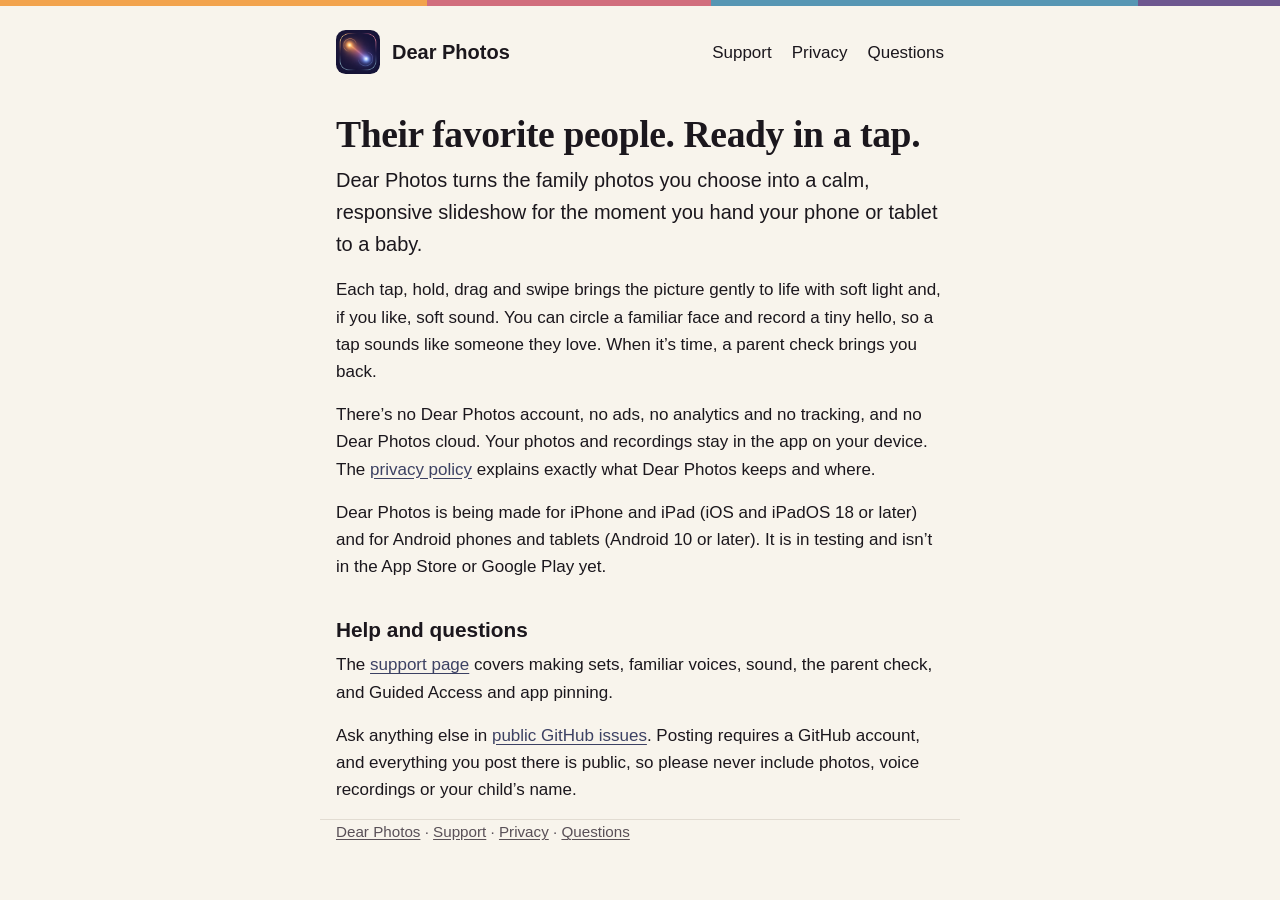
<file: index.html>
<!doctype html>
<html lang="en">
<head>
<meta charset="utf-8">
<meta name="viewport" content="width=device-width, initial-scale=1">
<meta name="color-scheme" content="light dark">
<title>Dear Photos</title>
<meta name="description" content="Dear Photos turns the family photos you choose into a calm, responsive slideshow for the moment you hand your phone or tablet to a baby.">
<link rel="canonical" href="https://danbretl.github.io/dear-photos-support/">
<link rel="icon" type="image/png" href="assets/icon.png">
<link rel="stylesheet" href="assets/site.css">
</head>
<body>
<a class="skip-link" href="#main">Skip to content</a>
<div class="lights" aria-hidden="true"><span></span><span></span><span></span><span></span></div>
<header class="site-header wrap"><a class="brand" href="./" aria-current="page"><img src="assets/icon.png" width="44" height="44" alt=""><span>Dear Photos</span></a><nav aria-label="Main"><a href="support/">Support</a><a href="privacy/">Privacy</a><a href="https://github.com/danbretl/dear-photos-support/issues">Questions</a></nav></header>
<main id="main" class="wrap" tabindex="-1">
<h1>Their favorite people. Ready in a tap.</h1>
<p class="lede">Dear Photos turns the family photos you choose into a calm, responsive slideshow for the moment you hand your phone or tablet to a baby.</p>
<p>Each tap, hold, drag and swipe brings the picture gently to life with soft light and, if you like, soft sound. You can circle a familiar face and record a tiny hello, so a tap sounds like someone they love. When it’s time, a parent check brings you back.</p>
<p>There’s no Dear Photos account, no ads, no analytics and no tracking, and no Dear Photos cloud. Your photos and recordings stay in the app on your device. The <a href="privacy/">privacy policy</a> explains exactly what Dear Photos keeps and where.</p>
<p>Dear Photos is being made for iPhone and iPad (iOS and iPadOS 18 or later) and for Android phones and tablets (Android 10 or later). It is in testing and isn’t in the App Store or Google Play yet.</p>
<h2 id="help">Help and questions</h2>
<p>The <a href="support/">support page</a> covers making sets, familiar voices, sound, the parent check, and Guided Access and app pinning.</p>
<p>Ask anything else in <a href="https://github.com/danbretl/dear-photos-support/issues">public GitHub issues</a>. Posting requires a GitHub account, and everything you post there is public, so please never include photos, voice recordings or your child’s name.</p>
</main>
<footer class="wrap"><a href="./">Dear Photos</a> · <a href="support/">Support</a> · <a href="privacy/">Privacy</a> · <a href="https://github.com/danbretl/dear-photos-support/issues">Questions</a></footer>
</body>
</html>
</file>
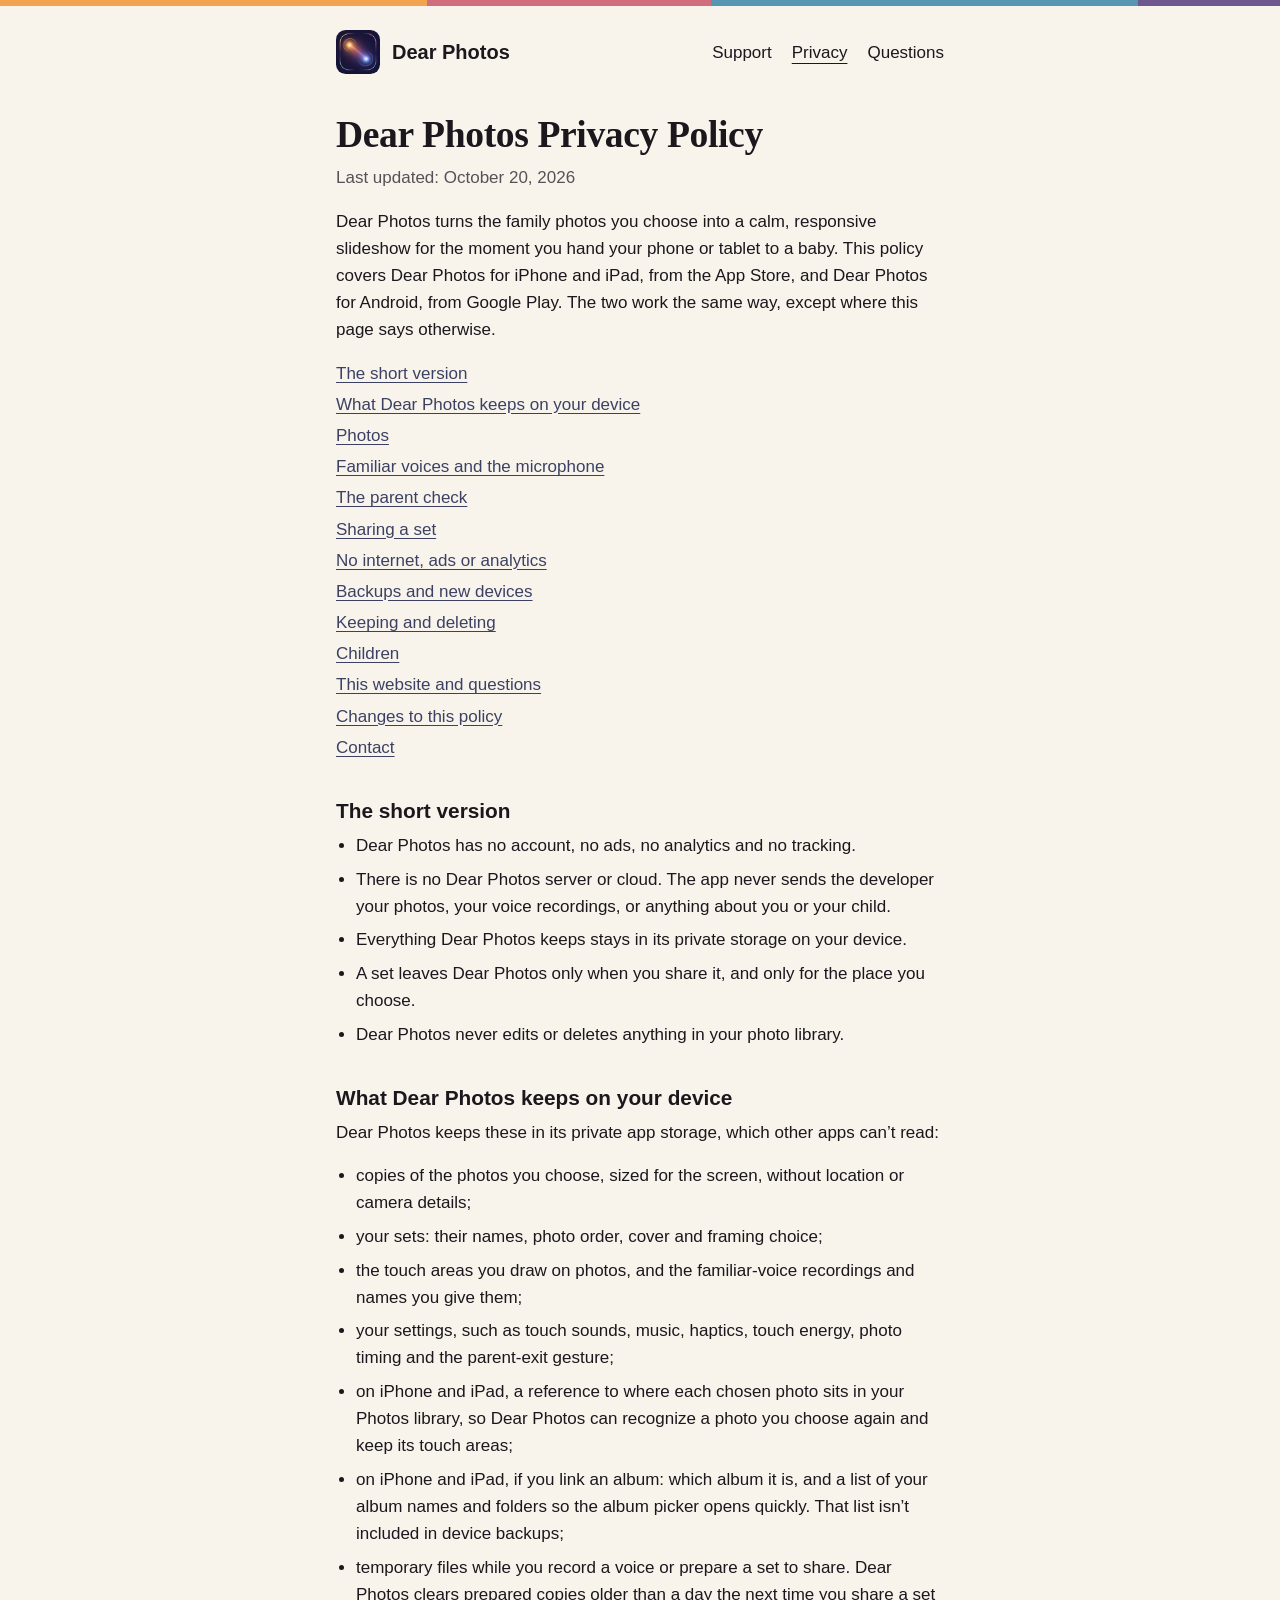
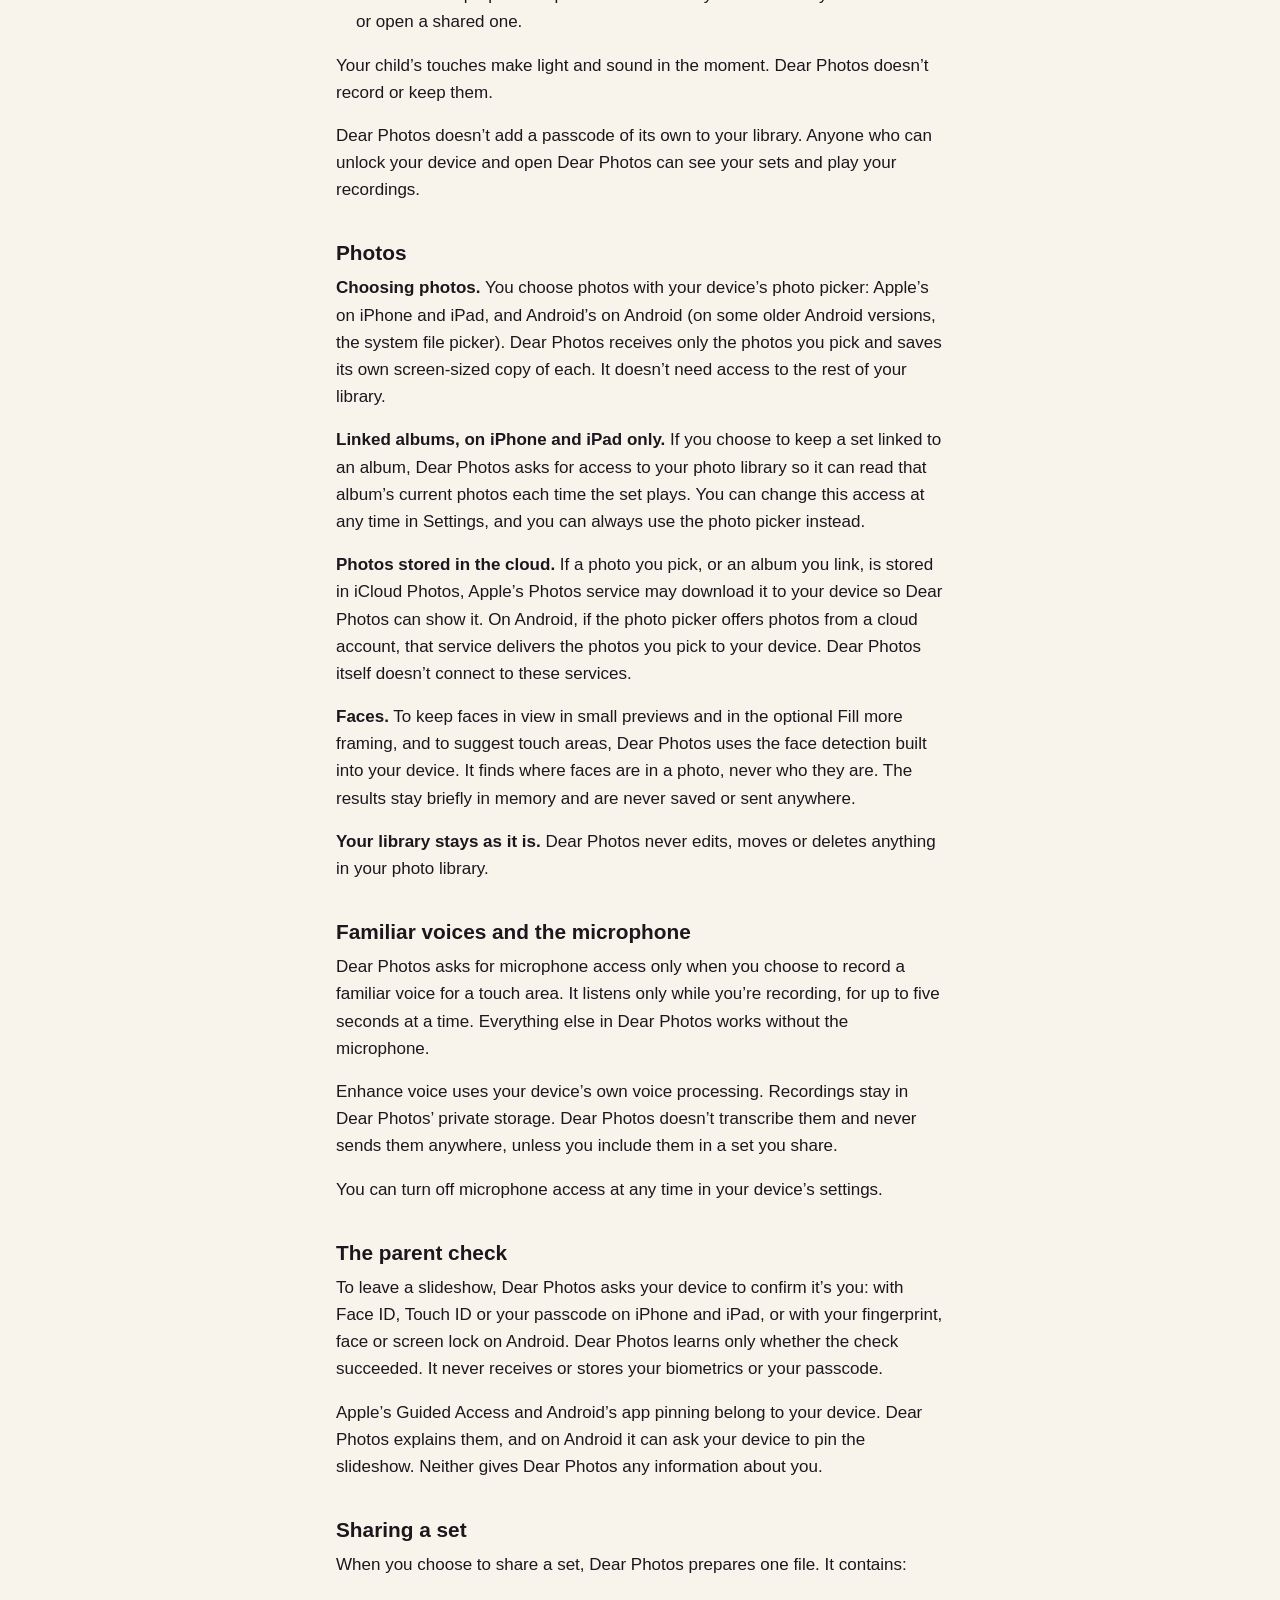
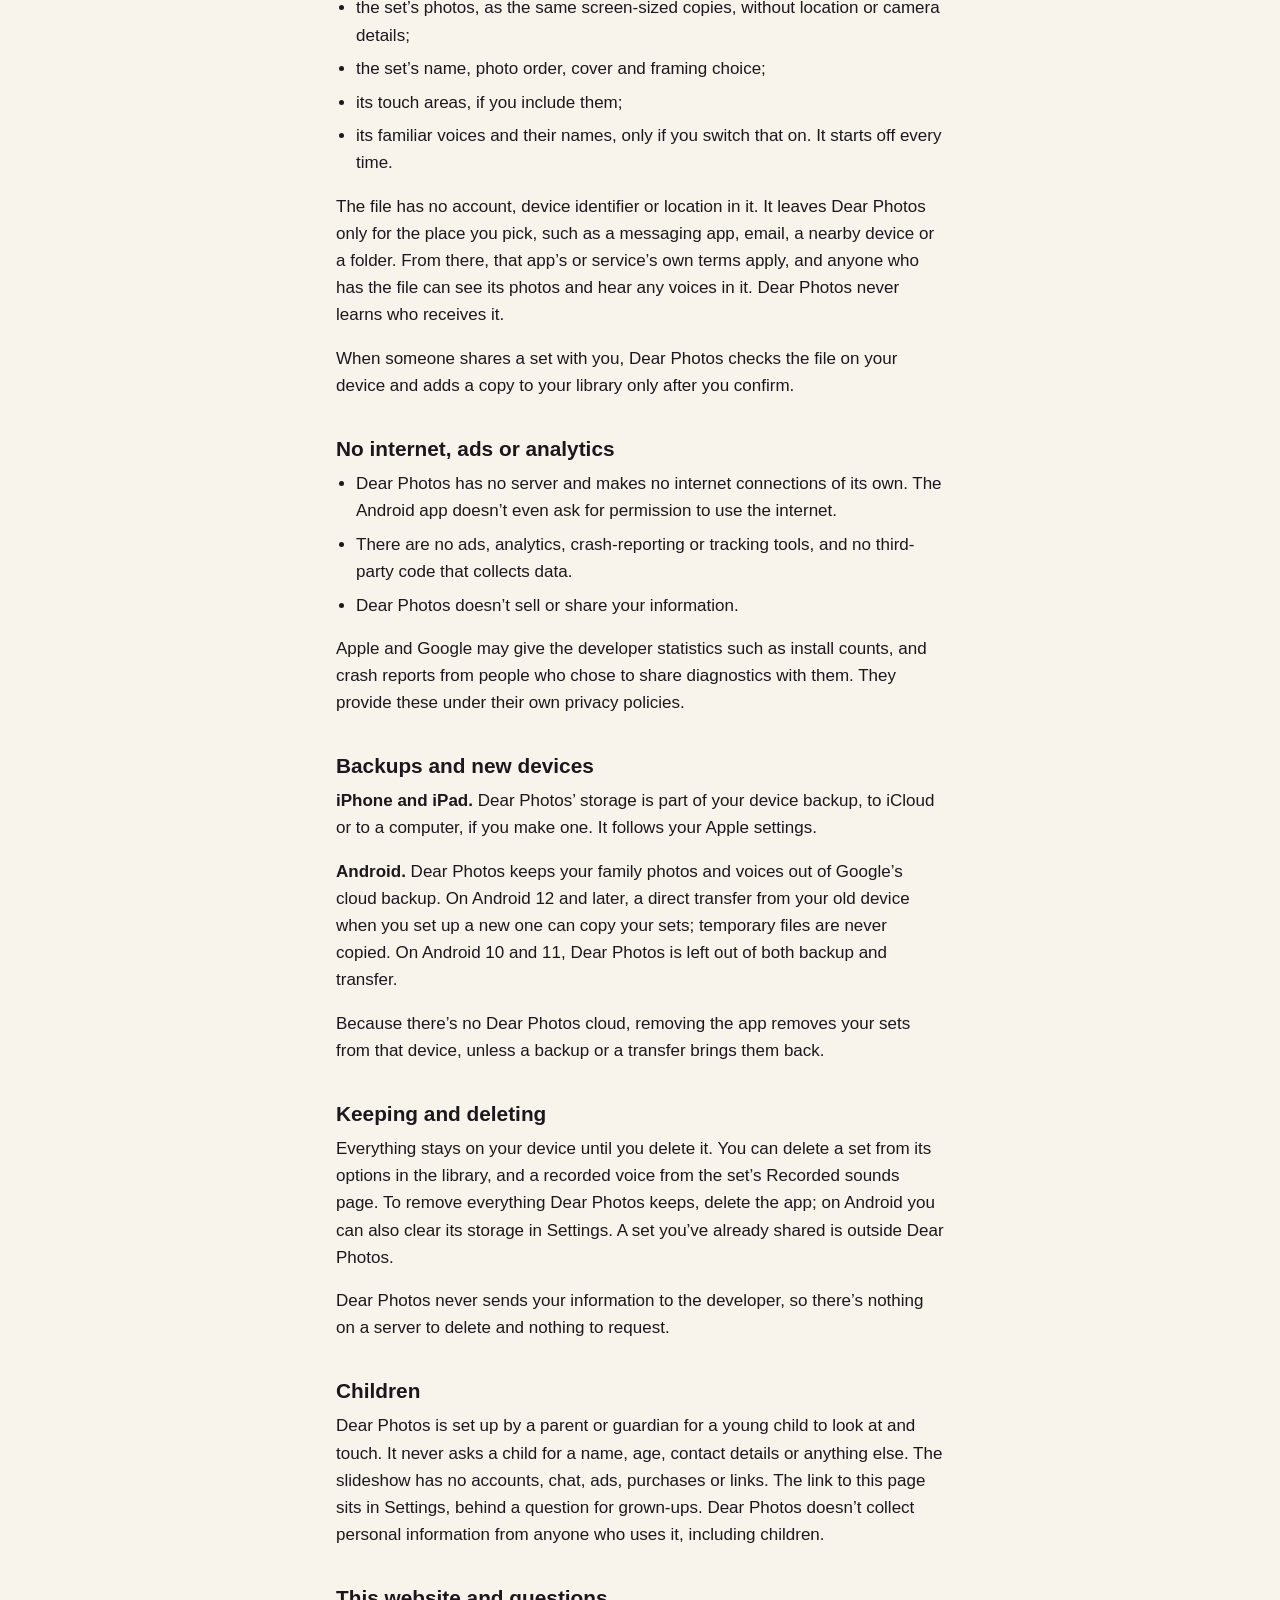
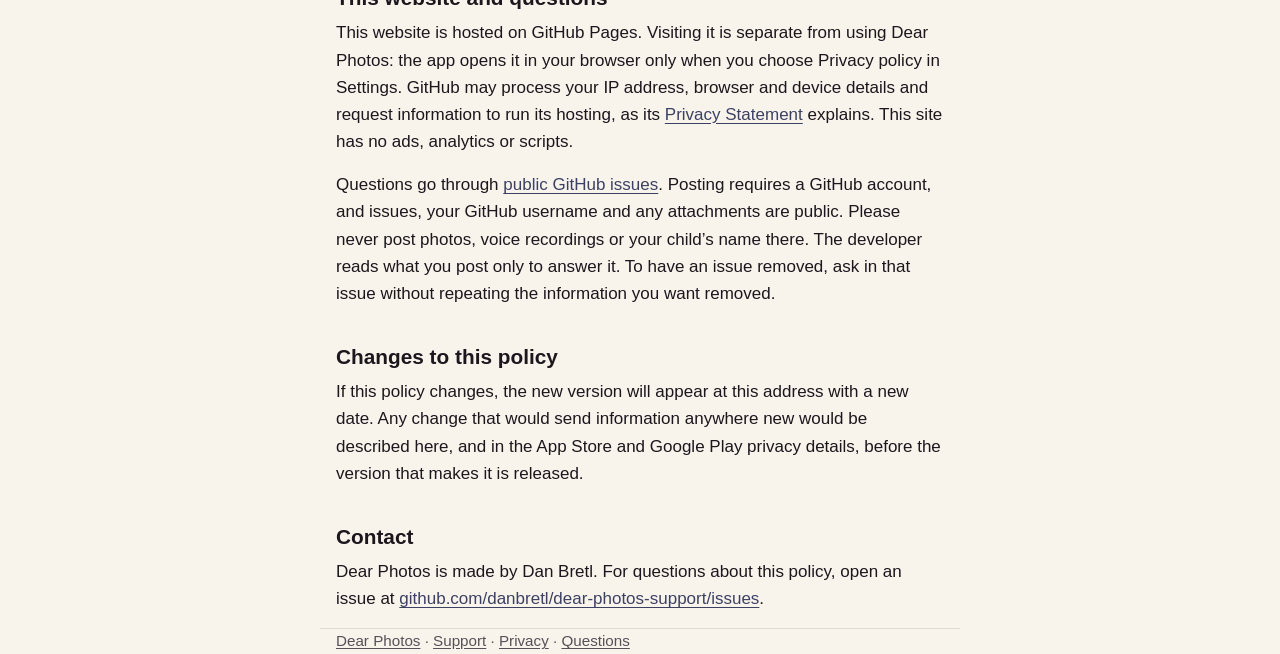
<file: privacy/index.html>
<!doctype html>
<html lang="en">
<head>
<meta charset="utf-8">
<meta name="viewport" content="width=device-width, initial-scale=1">
<meta name="color-scheme" content="light dark">
<title>Privacy Policy · Dear Photos</title>
<meta name="description" content="How Dear Photos keeps your family photos and familiar voices: on your device, with no account, ads, analytics or Dear Photos cloud.">
<link rel="canonical" href="https://danbretl.github.io/dear-photos-support/privacy/">
<link rel="icon" type="image/png" href="../assets/icon.png">
<link rel="stylesheet" href="../assets/site.css">
</head>
<body>
<a class="skip-link" href="#main">Skip to content</a>
<div class="lights" aria-hidden="true"><span></span><span></span><span></span><span></span></div>
<header class="site-header wrap"><a class="brand" href="../"><img src="../assets/icon.png" width="44" height="44" alt=""><span>Dear Photos</span></a><nav aria-label="Main"><a href="../support/">Support</a><a href="../privacy/" aria-current="page">Privacy</a><a href="https://github.com/danbretl/dear-photos-support/issues">Questions</a></nav></header>
<main id="main" class="wrap" tabindex="-1">
<h1>Dear Photos Privacy Policy</h1>
<p class="updated">Last updated: October 20, 2026</p>
<p>Dear Photos turns the family photos you choose into a calm, responsive slideshow for the moment you hand your phone or tablet to a baby. This policy covers Dear Photos for iPhone and iPad, from the App Store, and Dear Photos for Android, from Google Play. The two work the same way, except where this page says otherwise.</p>
<nav class="page-index" aria-label="On this page">
<ul>
<li><a href="#the-short-version">The short version</a></li>
<li><a href="#what-dear-photos-keeps">What Dear Photos keeps on your device</a></li>
<li><a href="#photos">Photos</a></li>
<li><a href="#familiar-voices">Familiar voices and the microphone</a></li>
<li><a href="#the-parent-check">The parent check</a></li>
<li><a href="#sharing-a-set">Sharing a set</a></li>
<li><a href="#no-internet">No internet, ads or analytics</a></li>
<li><a href="#backups">Backups and new devices</a></li>
<li><a href="#keeping-and-deleting">Keeping and deleting</a></li>
<li><a href="#children">Children</a></li>
<li><a href="#this-website-and-questions">This website and questions</a></li>
<li><a href="#changes">Changes to this policy</a></li>
<li><a href="#contact">Contact</a></li>
</ul>
</nav>

<h2 id="the-short-version">The short version</h2>
<ul>
<li>Dear Photos has no account, no ads, no analytics and no tracking.</li>
<li>There is no Dear Photos server or cloud. The app never sends the developer your photos, your voice recordings, or anything about you or your child.</li>
<li>Everything Dear Photos keeps stays in its private storage on your device.</li>
<li>A set leaves Dear Photos only when you share it, and only for the place you choose.</li>
<li>Dear Photos never edits or deletes anything in your photo library.</li>
</ul>

<h2 id="what-dear-photos-keeps">What Dear Photos keeps on your device</h2>
<p>Dear Photos keeps these in its private app storage, which other apps can’t read:</p>
<ul>
<li>copies of the photos you choose, sized for the screen, without location or camera details;</li>
<li>your sets: their names, photo order, cover and framing choice;</li>
<li>the touch areas you draw on photos, and the familiar-voice recordings and names you give them;</li>
<li>your settings, such as touch sounds, music, haptics, touch energy, photo timing and the parent-exit gesture;</li>
<li>on iPhone and iPad, a reference to where each chosen photo sits in your Photos library, so Dear Photos can recognize a photo you choose again and keep its touch areas;</li>
<li>on iPhone and iPad, if you link an album: which album it is, and a list of your album names and folders so the album picker opens quickly. That list isn’t included in device backups;</li>
<li>temporary files while you record a voice or prepare a set to share. Dear Photos clears prepared copies older than a day the next time you share a set or open a shared one.</li>
</ul>
<p>Your child’s touches make light and sound in the moment. Dear Photos doesn’t record or keep them.</p>
<p>Dear Photos doesn’t add a passcode of its own to your library. Anyone who can unlock your device and open Dear Photos can see your sets and play your recordings.</p>

<h2 id="photos">Photos</h2>
<p><strong>Choosing photos.</strong> You choose photos with your device’s photo picker: Apple’s on iPhone and iPad, and Android’s on Android (on some older Android versions, the system file picker). Dear Photos receives only the photos you pick and saves its own screen-sized copy of each. It doesn’t need access to the rest of your library.</p>
<p><strong>Linked albums, on iPhone and iPad only.</strong> If you choose to keep a set linked to an album, Dear Photos asks for access to your photo library so it can read that album’s current photos each time the set plays. You can change this access at any time in Settings, and you can always use the photo picker instead.</p>
<p><strong>Photos stored in the cloud.</strong> If a photo you pick, or an album you link, is stored in iCloud Photos, Apple’s Photos service may download it to your device so Dear Photos can show it. On Android, if the photo picker offers photos from a cloud account, that service delivers the photos you pick to your device. Dear Photos itself doesn’t connect to these services.</p>
<p><strong>Faces.</strong> To keep faces in view in small previews and in the optional Fill more framing, and to suggest touch areas, Dear Photos uses the face detection built into your device. It finds where faces are in a photo, never who they are. The results stay briefly in memory and are never saved or sent anywhere.</p>
<p><strong>Your library stays as it is.</strong> Dear Photos never edits, moves or deletes anything in your photo library.</p>

<h2 id="familiar-voices">Familiar voices and the microphone</h2>
<p>Dear Photos asks for microphone access only when you choose to record a familiar voice for a touch area. It listens only while you’re recording, for up to five seconds at a time. Everything else in Dear Photos works without the microphone.</p>
<p>Enhance voice uses your device’s own voice processing. Recordings stay in Dear Photos’ private storage. Dear Photos doesn’t transcribe them and never sends them anywhere, unless you include them in a set you share.</p>
<p>You can turn off microphone access at any time in your device’s settings.</p>

<h2 id="the-parent-check">The parent check</h2>
<p>To leave a slideshow, Dear Photos asks your device to confirm it’s you: with Face ID, Touch ID or your passcode on iPhone and iPad, or with your fingerprint, face or screen lock on Android. Dear Photos learns only whether the check succeeded. It never receives or stores your biometrics or your passcode.</p>
<p>Apple’s Guided Access and Android’s app pinning belong to your device. Dear Photos explains them, and on Android it can ask your device to pin the slideshow. Neither gives Dear Photos any information about you.</p>

<h2 id="sharing-a-set">Sharing a set</h2>
<p>When you choose to share a set, Dear Photos prepares one file. It contains:</p>
<ul>
<li>the set’s photos, as the same screen-sized copies, without location or camera details;</li>
<li>the set’s name, photo order, cover and framing choice;</li>
<li>its touch areas, if you include them;</li>
<li>its familiar voices and their names, only if you switch that on. It starts off every time.</li>
</ul>
<p>The file has no account, device identifier or location in it. It leaves Dear Photos only for the place you pick, such as a messaging app, email, a nearby device or a folder. From there, that app’s or service’s own terms apply, and anyone who has the file can see its photos and hear any voices in it. Dear Photos never learns who receives it.</p>
<p>When someone shares a set with you, Dear Photos checks the file on your device and adds a copy to your library only after you confirm.</p>

<h2 id="no-internet">No internet, ads or analytics</h2>
<ul>
<li>Dear Photos has no server and makes no internet connections of its own. The Android app doesn’t even ask for permission to use the internet.</li>
<li>There are no ads, analytics, crash-reporting or tracking tools, and no third-party code that collects data.</li>
<li>Dear Photos doesn’t sell or share your information.</li>
</ul>
<p>Apple and Google may give the developer statistics such as install counts, and crash reports from people who chose to share diagnostics with them. They provide these under their own privacy policies.</p>

<h2 id="backups">Backups and new devices</h2>
<p><strong>iPhone and iPad.</strong> Dear Photos’ storage is part of your device backup, to iCloud or to a computer, if you make one. It follows your Apple settings.</p>
<p><strong>Android.</strong> Dear Photos keeps your family photos and voices out of Google’s cloud backup. On Android 12 and later, a direct transfer from your old device when you set up a new one can copy your sets; temporary files are never copied. On Android 10 and 11, Dear Photos is left out of both backup and transfer.</p>
<p>Because there’s no Dear Photos cloud, removing the app removes your sets from that device, unless a backup or a transfer brings them back.</p>

<h2 id="keeping-and-deleting">Keeping and deleting</h2>
<p>Everything stays on your device until you delete it. You can delete a set from its options in the library, and a recorded voice from the set’s Recorded sounds page. To remove everything Dear Photos keeps, delete the app; on Android you can also clear its storage in Settings. A set you’ve already shared is outside Dear Photos.</p>
<p>Dear Photos never sends your information to the developer, so there’s nothing on a server to delete and nothing to request.</p>

<h2 id="children">Children</h2>
<p>Dear Photos is set up by a parent or guardian for a young child to look at and touch. It never asks a child for a name, age, contact details or anything else. The slideshow has no accounts, chat, ads, purchases or links. The link to this page sits in Settings, behind a question for grown-ups. Dear Photos doesn’t collect personal information from anyone who uses it, including children.</p>

<h2 id="this-website-and-questions">This website and questions</h2>
<p>This website is hosted on GitHub Pages. Visiting it is separate from using Dear Photos: the app opens it in your browser only when you choose Privacy policy in Settings. GitHub may process your IP address, browser and device details and request information to run its hosting, as its <a href="https://docs.github.com/en/site-policy/privacy-policies/github-general-privacy-statement">Privacy Statement</a> explains. This site has no ads, analytics or scripts.</p>
<p>Questions go through <a href="https://github.com/danbretl/dear-photos-support/issues">public GitHub issues</a>. Posting requires a GitHub account, and issues, your GitHub username and any attachments are public. Please never post photos, voice recordings or your child’s name there. The developer reads what you post only to answer it. To have an issue removed, ask in that issue without repeating the information you want removed.</p>

<h2 id="changes">Changes to this policy</h2>
<p>If this policy changes, the new version will appear at this address with a new date. Any change that would send information anywhere new would be described here, and in the App Store and Google Play privacy details, before the version that makes it is released.</p>

<h2 id="contact">Contact</h2>
<p>Dear Photos is made by Dan Bretl. For questions about this policy, open an issue at <a href="https://github.com/danbretl/dear-photos-support/issues">github.com/danbretl/dear-photos-support/issues</a>.</p>
</main>
<footer class="wrap"><a href="../">Dear Photos</a> · <a href="../support/">Support</a> · <a href="../privacy/" aria-current="page">Privacy</a> · <a href="https://github.com/danbretl/dear-photos-support/issues">Questions</a></footer>
</body>
</html>
</file>
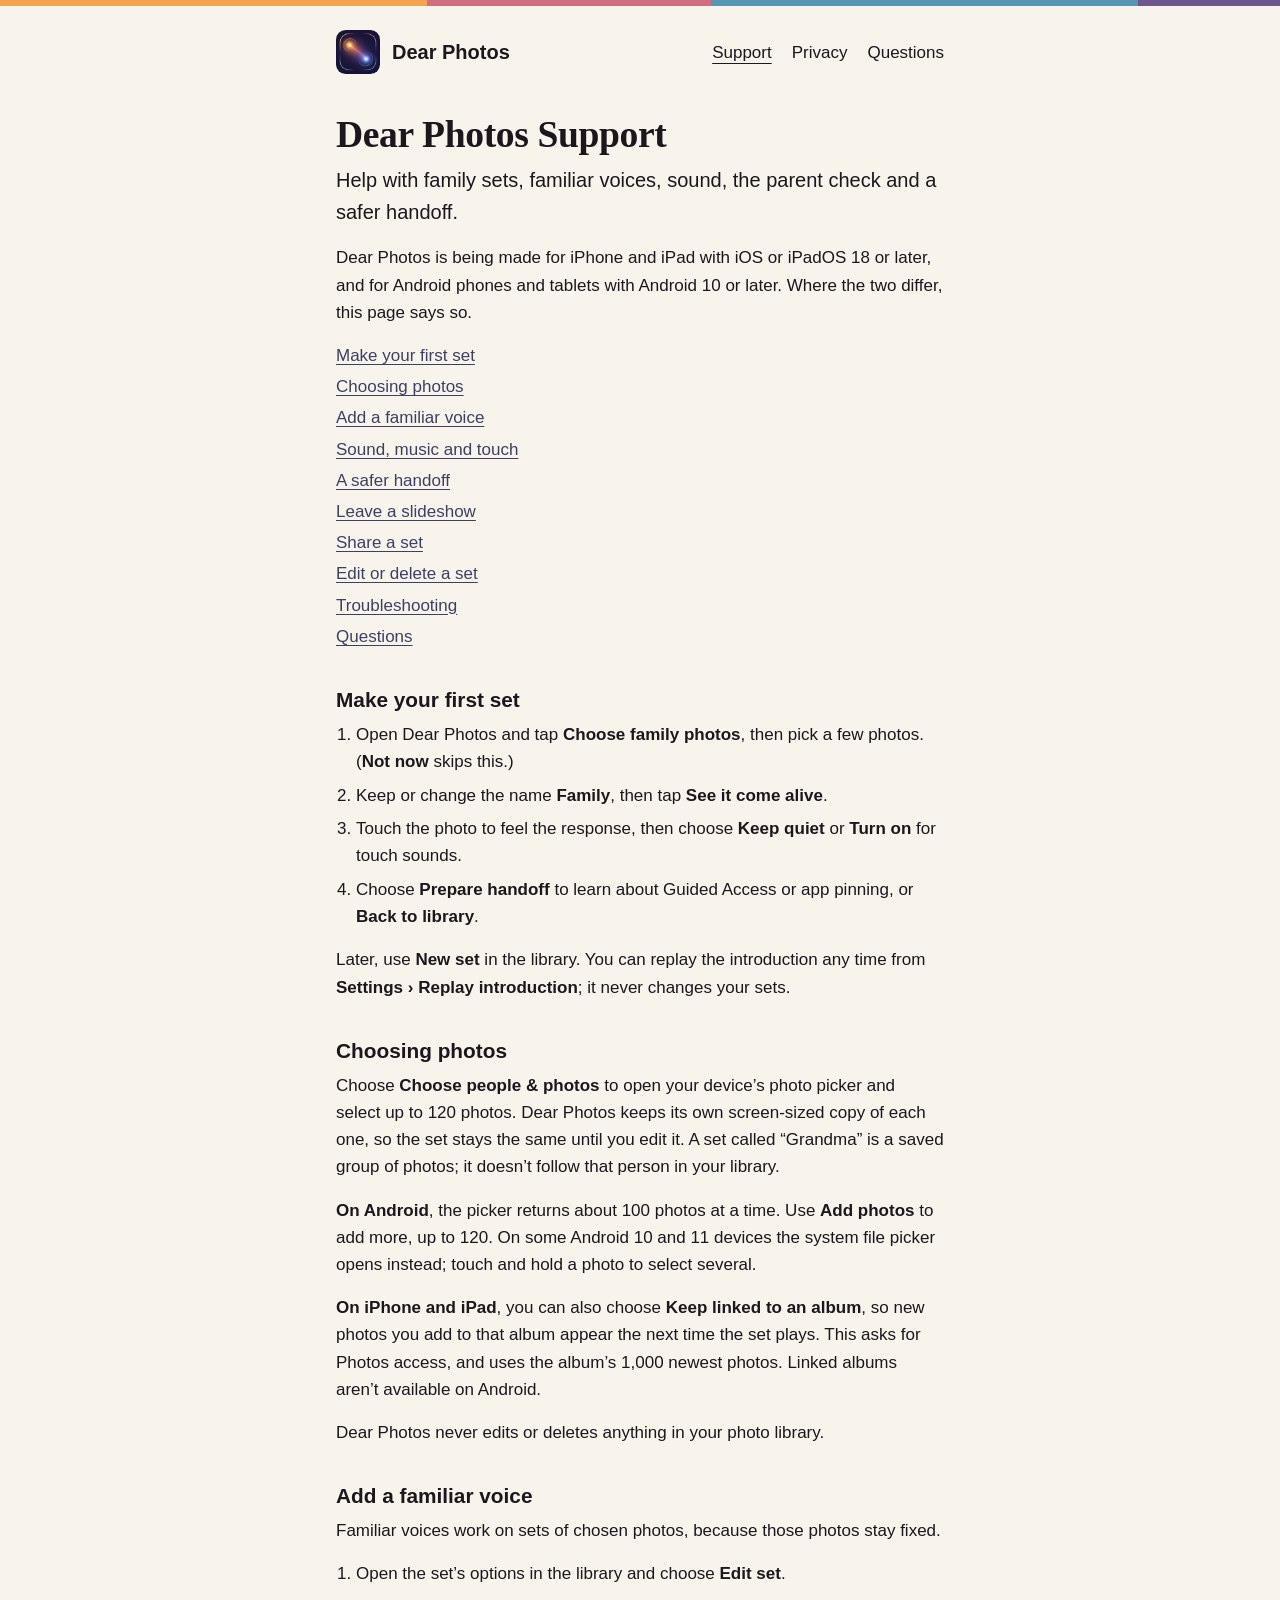
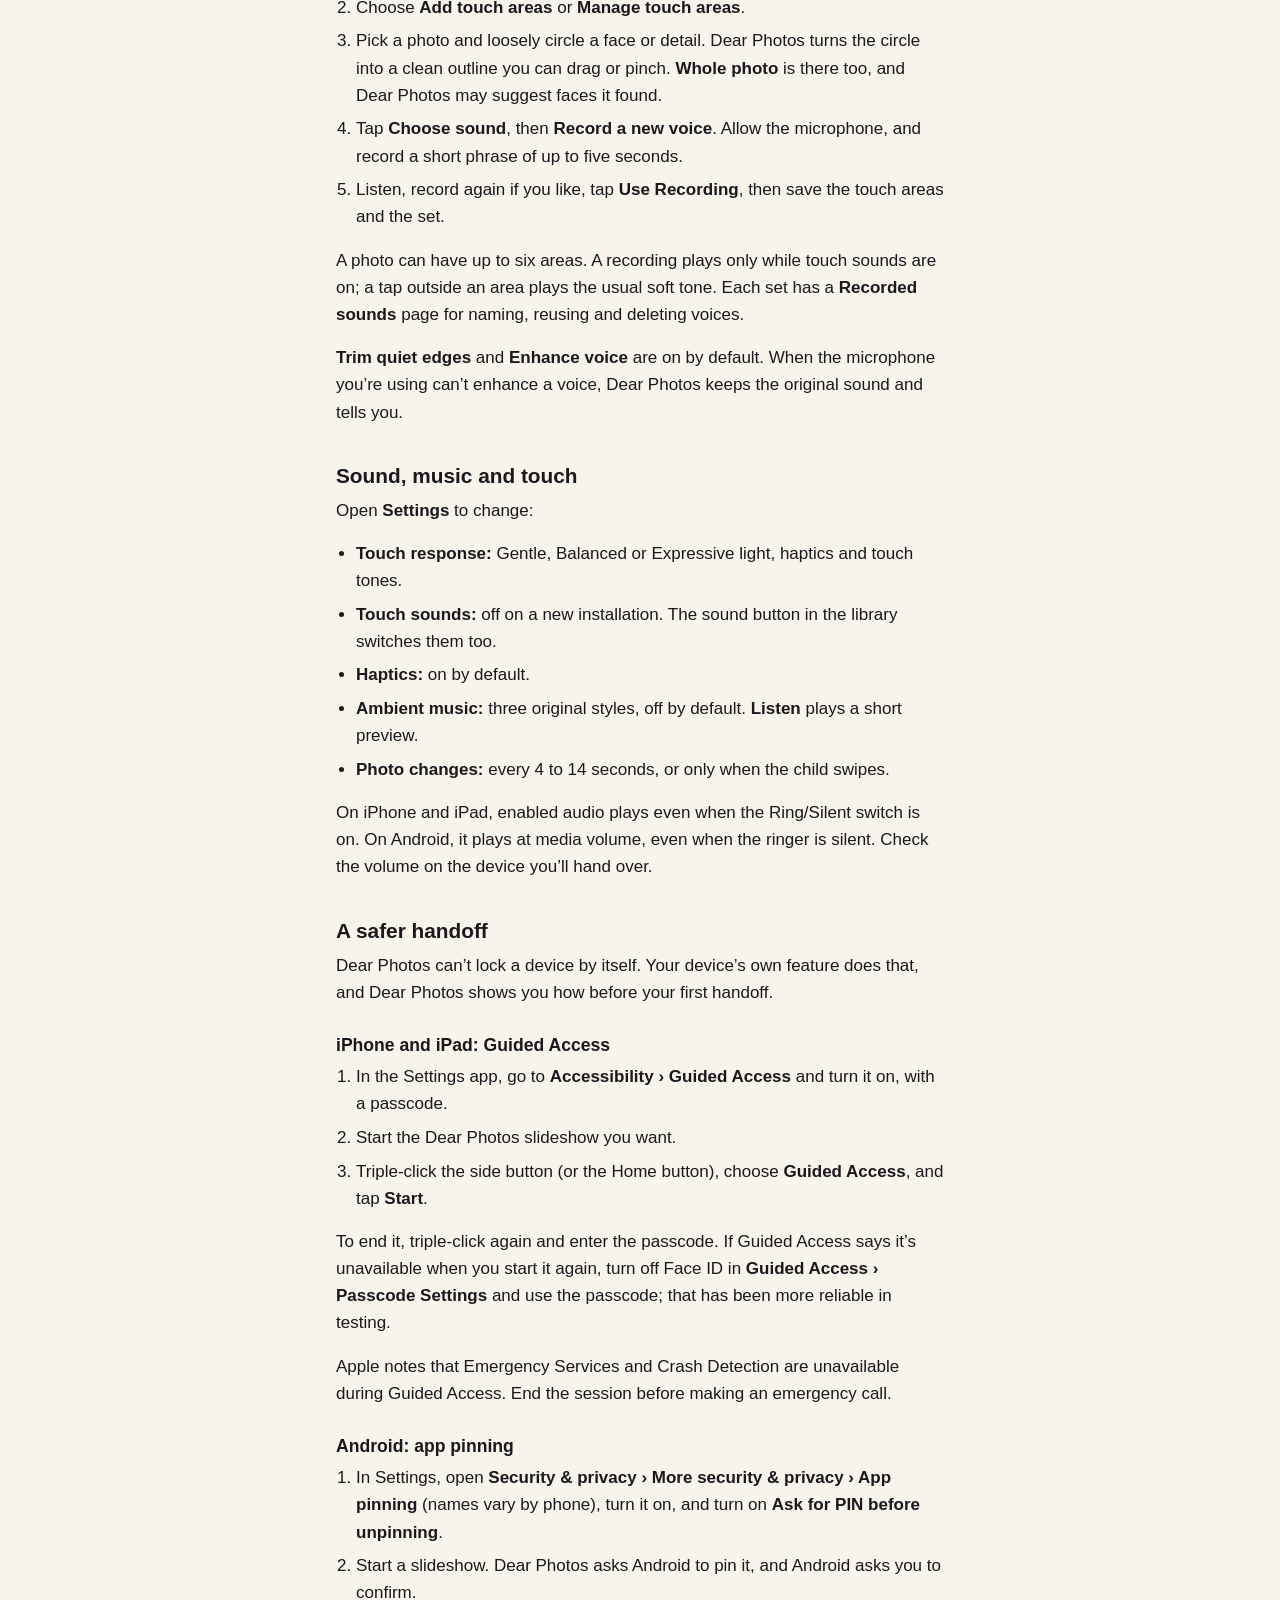
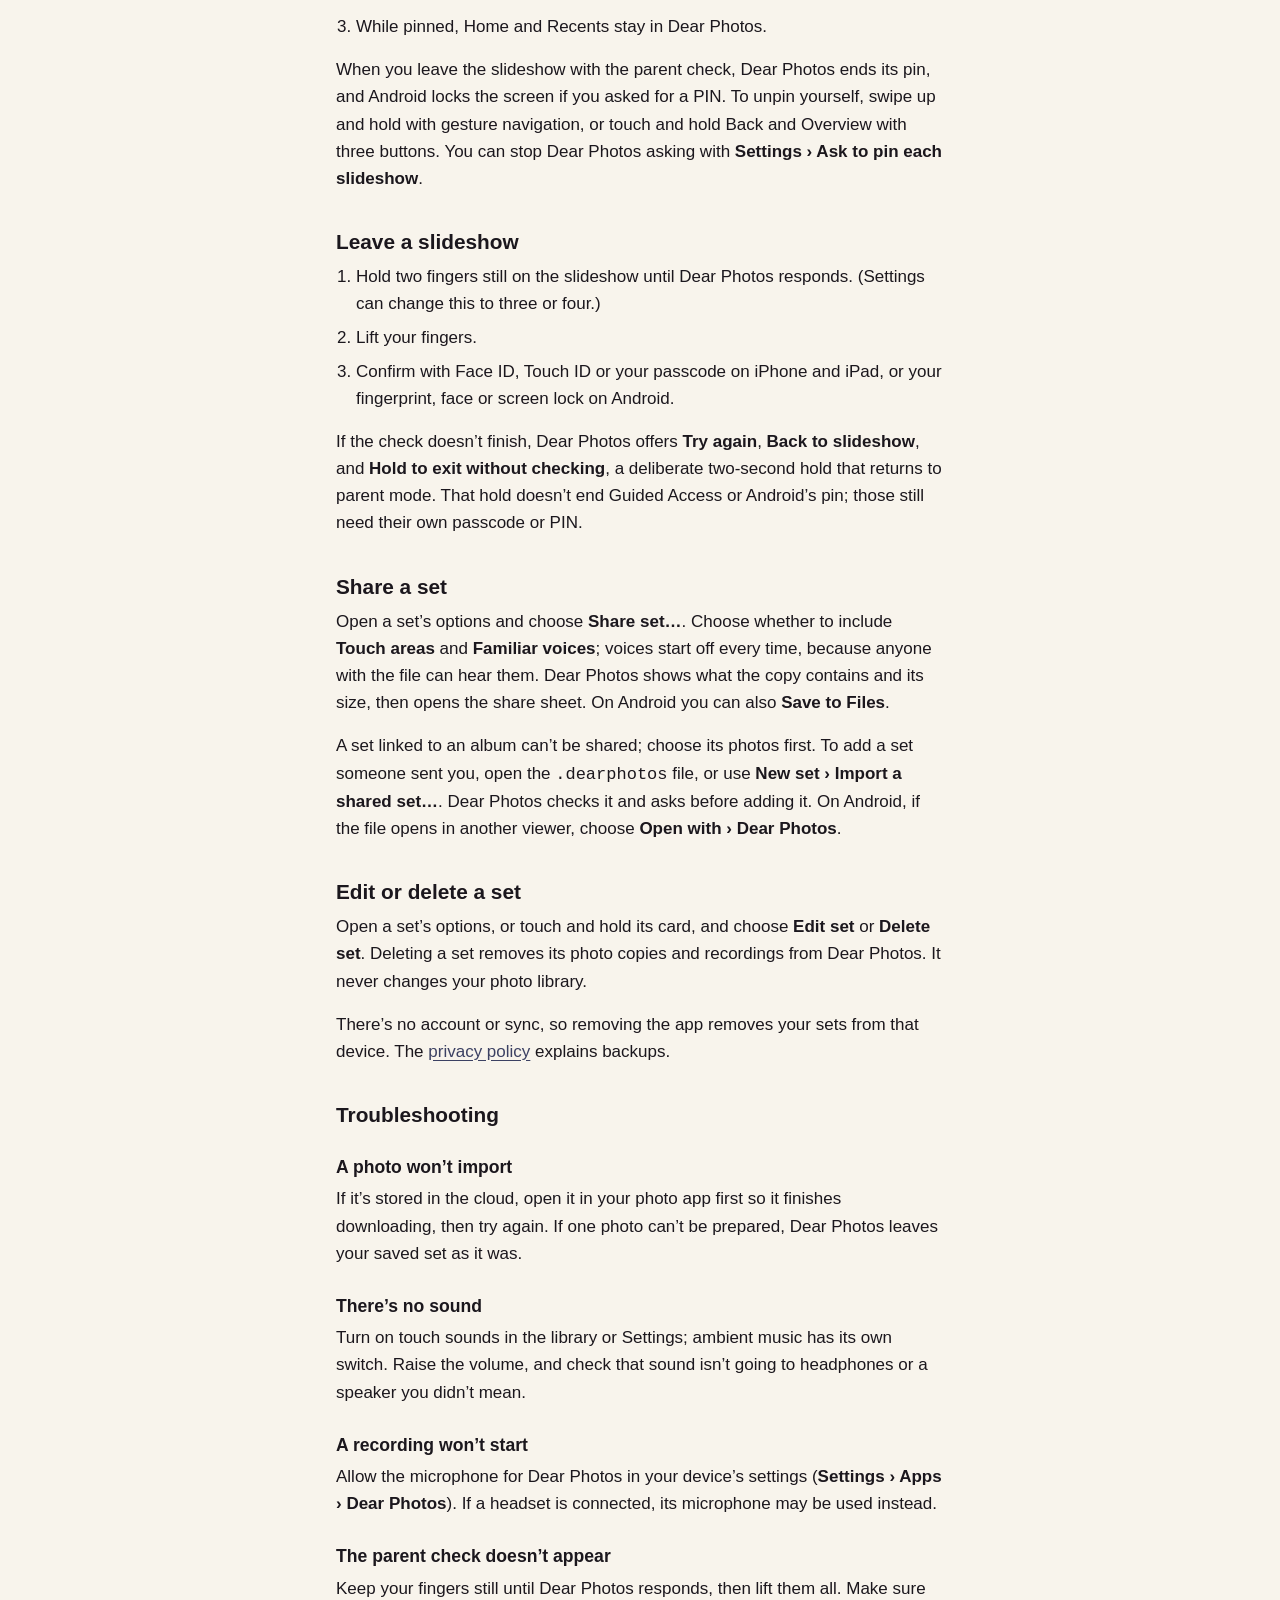
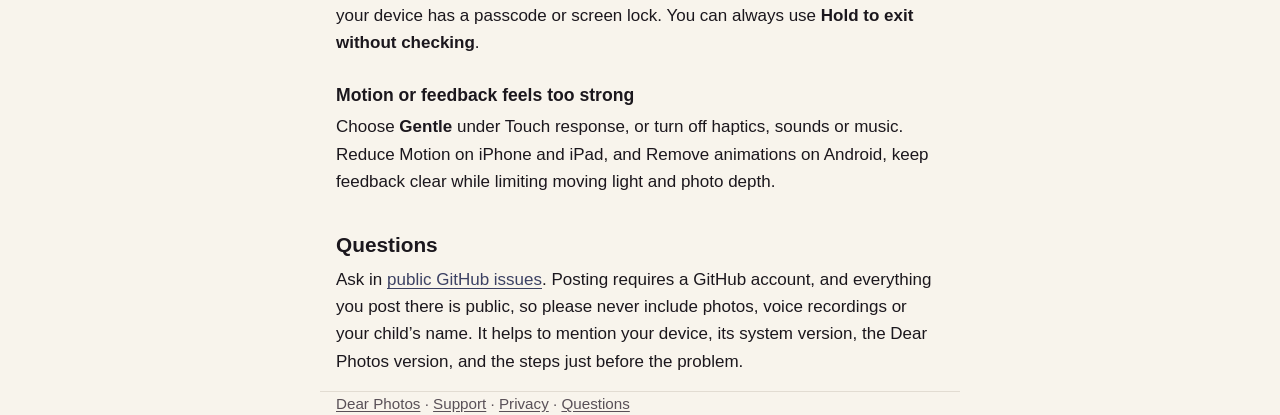
<file: support/index.html>
<!doctype html>
<html lang="en">
<head>
<meta charset="utf-8">
<meta name="viewport" content="width=device-width, initial-scale=1">
<meta name="color-scheme" content="light dark">
<title>Support · Dear Photos</title>
<meta name="description" content="Help with Dear Photos: family sets, familiar voices, sound, the parent check, Guided Access and app pinning.">
<link rel="canonical" href="https://danbretl.github.io/dear-photos-support/support/">
<link rel="icon" type="image/png" href="../assets/icon.png">
<link rel="stylesheet" href="../assets/site.css">
</head>
<body>
<a class="skip-link" href="#main">Skip to content</a>
<div class="lights" aria-hidden="true"><span></span><span></span><span></span><span></span></div>
<header class="site-header wrap"><a class="brand" href="../"><img src="../assets/icon.png" width="44" height="44" alt=""><span>Dear Photos</span></a><nav aria-label="Main"><a href="../support/" aria-current="page">Support</a><a href="../privacy/">Privacy</a><a href="https://github.com/danbretl/dear-photos-support/issues">Questions</a></nav></header>
<main id="main" class="wrap" tabindex="-1">
<h1>Dear Photos Support</h1>
<p class="lede">Help with family sets, familiar voices, sound, the parent check and a safer handoff.</p>
<p>Dear Photos is being made for iPhone and iPad with iOS or iPadOS 18 or later, and for Android phones and tablets with Android 10 or later. Where the two differ, this page says so.</p>
<nav class="page-index" aria-label="On this page">
<ul>
<li><a href="#first-set">Make your first set</a></li>
<li><a href="#choosing-photos">Choosing photos</a></li>
<li><a href="#familiar-voices">Add a familiar voice</a></li>
<li><a href="#sound-and-touch">Sound, music and touch</a></li>
<li><a href="#safer-handoff">A safer handoff</a></li>
<li><a href="#leave-a-slideshow">Leave a slideshow</a></li>
<li><a href="#share-a-set">Share a set</a></li>
<li><a href="#edit-or-delete">Edit or delete a set</a></li>
<li><a href="#troubleshooting">Troubleshooting</a></li>
<li><a href="#questions">Questions</a></li>
</ul>
</nav>

<h2 id="first-set">Make your first set</h2>
<ol>
<li>Open Dear Photos and tap <strong>Choose family photos</strong>, then pick a few photos. (<strong>Not now</strong> skips this.)</li>
<li>Keep or change the name <strong>Family</strong>, then tap <strong>See it come alive</strong>.</li>
<li>Touch the photo to feel the response, then choose <strong>Keep quiet</strong> or <strong>Turn on</strong> for touch sounds.</li>
<li>Choose <strong>Prepare handoff</strong> to learn about Guided Access or app pinning, or <strong>Back to library</strong>.</li>
</ol>
<p>Later, use <strong>New set</strong> in the library. You can replay the introduction any time from <strong>Settings › Replay introduction</strong>; it never changes your sets.</p>

<h2 id="choosing-photos">Choosing photos</h2>
<p>Choose <strong>Choose people &amp; photos</strong> to open your device’s photo picker and select up to 120 photos. Dear Photos keeps its own screen-sized copy of each one, so the set stays the same until you edit it. A set called “Grandma” is a saved group of photos; it doesn’t follow that person in your library.</p>
<p><strong>On Android</strong>, the picker returns about 100 photos at a time. Use <strong>Add photos</strong> to add more, up to 120. On some Android 10 and 11 devices the system file picker opens instead; touch and hold a photo to select several.</p>
<p><strong>On iPhone and iPad</strong>, you can also choose <strong>Keep linked to an album</strong>, so new photos you add to that album appear the next time the set plays. This asks for Photos access, and uses the album’s 1,000 newest photos. Linked albums aren’t available on Android.</p>
<p>Dear Photos never edits or deletes anything in your photo library.</p>

<h2 id="familiar-voices">Add a familiar voice</h2>
<p>Familiar voices work on sets of chosen photos, because those photos stay fixed.</p>
<ol>
<li>Open the set’s options in the library and choose <strong>Edit set</strong>.</li>
<li>Choose <strong>Add touch areas</strong> or <strong>Manage touch areas</strong>.</li>
<li>Pick a photo and loosely circle a face or detail. Dear Photos turns the circle into a clean outline you can drag or pinch. <strong>Whole photo</strong> is there too, and Dear Photos may suggest faces it found.</li>
<li>Tap <strong>Choose sound</strong>, then <strong>Record a new voice</strong>. Allow the microphone, and record a short phrase of up to five seconds.</li>
<li>Listen, record again if you like, tap <strong>Use Recording</strong>, then save the touch areas and the set.</li>
</ol>
<p>A photo can have up to six areas. A recording plays only while touch sounds are on; a tap outside an area plays the usual soft tone. Each set has a <strong>Recorded sounds</strong> page for naming, reusing and deleting voices.</p>
<p><strong>Trim quiet edges</strong> and <strong>Enhance voice</strong> are on by default. When the microphone you’re using can’t enhance a voice, Dear Photos keeps the original sound and tells you.</p>

<h2 id="sound-and-touch">Sound, music and touch</h2>
<p>Open <strong>Settings</strong> to change:</p>
<ul>
<li><strong>Touch response:</strong> Gentle, Balanced or Expressive light, haptics and touch tones.</li>
<li><strong>Touch sounds:</strong> off on a new installation. The sound button in the library switches them too.</li>
<li><strong>Haptics:</strong> on by default.</li>
<li><strong>Ambient music:</strong> three original styles, off by default. <strong>Listen</strong> plays a short preview.</li>
<li><strong>Photo changes:</strong> every 4 to 14 seconds, or only when the child swipes.</li>
</ul>
<p>On iPhone and iPad, enabled audio plays even when the Ring/Silent switch is on. On Android, it plays at media volume, even when the ringer is silent. Check the volume on the device you’ll hand over.</p>

<h2 id="safer-handoff">A safer handoff</h2>
<p>Dear Photos can’t lock a device by itself. Your device’s own feature does that, and Dear Photos shows you how before your first handoff.</p>
<h3 id="guided-access">iPhone and iPad: Guided Access</h3>
<ol>
<li>In the Settings app, go to <strong>Accessibility › Guided Access</strong> and turn it on, with a passcode.</li>
<li>Start the Dear Photos slideshow you want.</li>
<li>Triple-click the side button (or the Home button), choose <strong>Guided Access</strong>, and tap <strong>Start</strong>.</li>
</ol>
<p>To end it, triple-click again and enter the passcode. If Guided Access says it’s unavailable when you start it again, turn off Face ID in <strong>Guided Access › Passcode Settings</strong> and use the passcode; that has been more reliable in testing.</p>
<p>Apple notes that Emergency Services and Crash Detection are unavailable during Guided Access. End the session before making an emergency call.</p>
<h3 id="app-pinning">Android: app pinning</h3>
<ol>
<li>In Settings, open <strong>Security &amp; privacy › More security &amp; privacy › App pinning</strong> (names vary by phone), turn it on, and turn on <strong>Ask for PIN before unpinning</strong>.</li>
<li>Start a slideshow. Dear Photos asks Android to pin it, and Android asks you to confirm.</li>
<li>While pinned, Home and Recents stay in Dear Photos.</li>
</ol>
<p>When you leave the slideshow with the parent check, Dear Photos ends its pin, and Android locks the screen if you asked for a PIN. To unpin yourself, swipe up and hold with gesture navigation, or touch and hold Back and Overview with three buttons. You can stop Dear Photos asking with <strong>Settings › Ask to pin each slideshow</strong>.</p>

<h2 id="leave-a-slideshow">Leave a slideshow</h2>
<ol>
<li>Hold two fingers still on the slideshow until Dear Photos responds. (Settings can change this to three or four.)</li>
<li>Lift your fingers.</li>
<li>Confirm with Face ID, Touch ID or your passcode on iPhone and iPad, or your fingerprint, face or screen lock on Android.</li>
</ol>
<p>If the check doesn’t finish, Dear Photos offers <strong>Try again</strong>, <strong>Back to slideshow</strong>, and <strong>Hold to exit without checking</strong>, a deliberate two-second hold that returns to parent mode. That hold doesn’t end Guided Access or Android’s pin; those still need their own passcode or PIN.</p>

<h2 id="share-a-set">Share a set</h2>
<p>Open a set’s options and choose <strong>Share set…</strong>. Choose whether to include <strong>Touch areas</strong> and <strong>Familiar voices</strong>; voices start off every time, because anyone with the file can hear them. Dear Photos shows what the copy contains and its size, then opens the share sheet. On Android you can also <strong>Save to Files</strong>.</p>
<p>A set linked to an album can’t be shared; choose its photos first. To add a set someone sent you, open the <code>.dearphotos</code> file, or use <strong>New set › Import a shared set…</strong>. Dear Photos checks it and asks before adding it. On Android, if the file opens in another viewer, choose <strong>Open with › Dear Photos</strong>.</p>

<h2 id="edit-or-delete">Edit or delete a set</h2>
<p>Open a set’s options, or touch and hold its card, and choose <strong>Edit set</strong> or <strong>Delete set</strong>. Deleting a set removes its photo copies and recordings from Dear Photos. It never changes your photo library.</p>
<p>There’s no account or sync, so removing the app removes your sets from that device. The <a href="../privacy/#backups">privacy policy</a> explains backups.</p>

<h2 id="troubleshooting">Troubleshooting</h2>
<h3>A photo won’t import</h3>
<p>If it’s stored in the cloud, open it in your photo app first so it finishes downloading, then try again. If one photo can’t be prepared, Dear Photos leaves your saved set as it was.</p>
<h3>There’s no sound</h3>
<p>Turn on touch sounds in the library or Settings; ambient music has its own switch. Raise the volume, and check that sound isn’t going to headphones or a speaker you didn’t mean.</p>
<h3>A recording won’t start</h3>
<p>Allow the microphone for Dear Photos in your device’s settings (<strong>Settings › Apps › Dear Photos</strong>). If a headset is connected, its microphone may be used instead.</p>
<h3>The parent check doesn’t appear</h3>
<p>Keep your fingers still until Dear Photos responds, then lift them all. Make sure your device has a passcode or screen lock. You can always use <strong>Hold to exit without checking</strong>.</p>
<h3>Motion or feedback feels too strong</h3>
<p>Choose <strong>Gentle</strong> under Touch response, or turn off haptics, sounds or music. Reduce Motion on iPhone and iPad, and Remove animations on Android, keep feedback clear while limiting moving light and photo depth.</p>

<h2 id="questions">Questions</h2>
<p>Ask in <a href="https://github.com/danbretl/dear-photos-support/issues">public GitHub issues</a>. Posting requires a GitHub account, and everything you post there is public, so please never include photos, voice recordings or your child’s name. It helps to mention your device, its system version, the Dear Photos version, and the steps just before the problem.</p>
</main>
<footer class="wrap"><a href="../">Dear Photos</a> · <a href="../support/" aria-current="page">Support</a> · <a href="../privacy/">Privacy</a> · <a href="https://github.com/danbretl/dear-photos-support/issues">Questions</a></footer>
</body>
</html>
</file>
<file: assets/site.css>
:root {
  color-scheme: light dark;
  --paper: #f8f4ec;
  --text: #1b171d;
  --muted: #595057;
  --rule: #e2dcd2;
  --link: #3c4163;
  --focus: #5796b3;
  --honey: #f2a34d;
  --rose: #d16e7d;
  --sky: #5796b3;
  --plum: #6e578f;
  --measure: 40rem;
}

@media (prefers-color-scheme: dark) {
  :root {
    --paper: #0d0c10;
    --text: #f6f1e7;
    --muted: #bab0b3;
    --rule: #2a2629;
    --link: #a8b0e3;
    --focus: #6ba8c4;
    --honey: #e8994d;
    --rose: #d67a91;
    --sky: #6ba8c4;
    --plum: #9c80bd;
  }
}

* { box-sizing: border-box; }

html { -webkit-text-size-adjust: 100%; }

body {
  margin: 0;
  background: var(--paper);
  color: var(--text);
  font: 1.0625rem/1.6 -apple-system, BlinkMacSystemFont, "Segoe UI", Roboto, "Helvetica Neue", Arial, sans-serif;
}

.lights {
  display: flex;
  height: 0.4rem;
}
.lights span:nth-child(1) { background: var(--honey); flex: 3; }
.lights span:nth-child(2) { background: var(--rose); flex: 2; }
.lights span:nth-child(3) { background: var(--sky); flex: 3; }
.lights span:nth-child(4) { background: var(--plum); flex: 1; }

.wrap {
  max-width: var(--measure);
  margin: 0 auto;
  padding: 0 1rem;
}

.skip-link {
  position: absolute;
  left: -999rem;
}
.skip-link:focus {
  left: 1rem;
  top: 1rem;
  padding: 0.5rem 0.75rem;
  background: var(--paper);
  color: var(--text);
  z-index: 1;
}

.site-header {
  display: flex;
  flex-wrap: wrap;
  align-items: center;
  justify-content: space-between;
  gap: 0.75rem 1.5rem;
  padding-top: 1.5rem;
  padding-bottom: 1.5rem;
}

.brand {
  display: inline-flex;
  align-items: center;
  gap: 0.75rem;
  color: var(--text);
  font-weight: 700;
  font-size: 1.25rem;
  text-decoration: none;
}
.brand img { border-radius: 22%; }

.site-header nav { display: flex; gap: 1.25rem; }
.site-header nav a { color: var(--text); text-decoration: none; }
.site-header nav a[aria-current="page"] { text-decoration: underline; text-underline-offset: 0.3em; }

main { padding-bottom: 3rem; }
main:focus { outline: none; }

h1, h2.platform {
  font-family: ui-serif, "New York", "Iowan Old Style", Georgia, serif;
  font-weight: 600;
}

h1 {
  font-size: 2.35rem;
  line-height: 1.12;
  letter-spacing: -0.01em;
  margin: 1rem 0 0.5rem;
}

h2 {
  font-size: 1.3rem;
  line-height: 1.3;
  margin: 2.25rem 0 0.5rem;
}

h2.platform {
  font-size: 1.6rem;
  line-height: 1.2;
  border-top: 1px solid var(--rule);
  padding-top: 1.5rem;
  margin-top: 2.75rem;
}

h3 {
  font-size: 1.1rem;
  line-height: 1.3;
  margin: 1.75rem 0 0.4rem;
}

.page-index ul { list-style: none; padding-left: 0; }
.page-index li { margin-bottom: 0.25rem; }

p, ul, ol { margin: 0 0 1rem; }
ul, ol { padding-left: 1.25rem; }
li { margin-bottom: 0.4rem; }

a { color: var(--link); text-underline-offset: 0.15em; }
a:focus-visible {
  outline: 3px solid var(--focus);
  outline-offset: 2px;
  border-radius: 2px;
}

.lede { font-size: 1.25rem; }
.updated, .note { color: var(--muted); }

footer {
  border-top: 1px solid var(--rule);
  color: var(--muted);
  font-size: 0.95rem;
  padding-top: 1.25rem;
  padding-bottom: 2rem;
}
footer a { color: var(--muted); }
</file>
